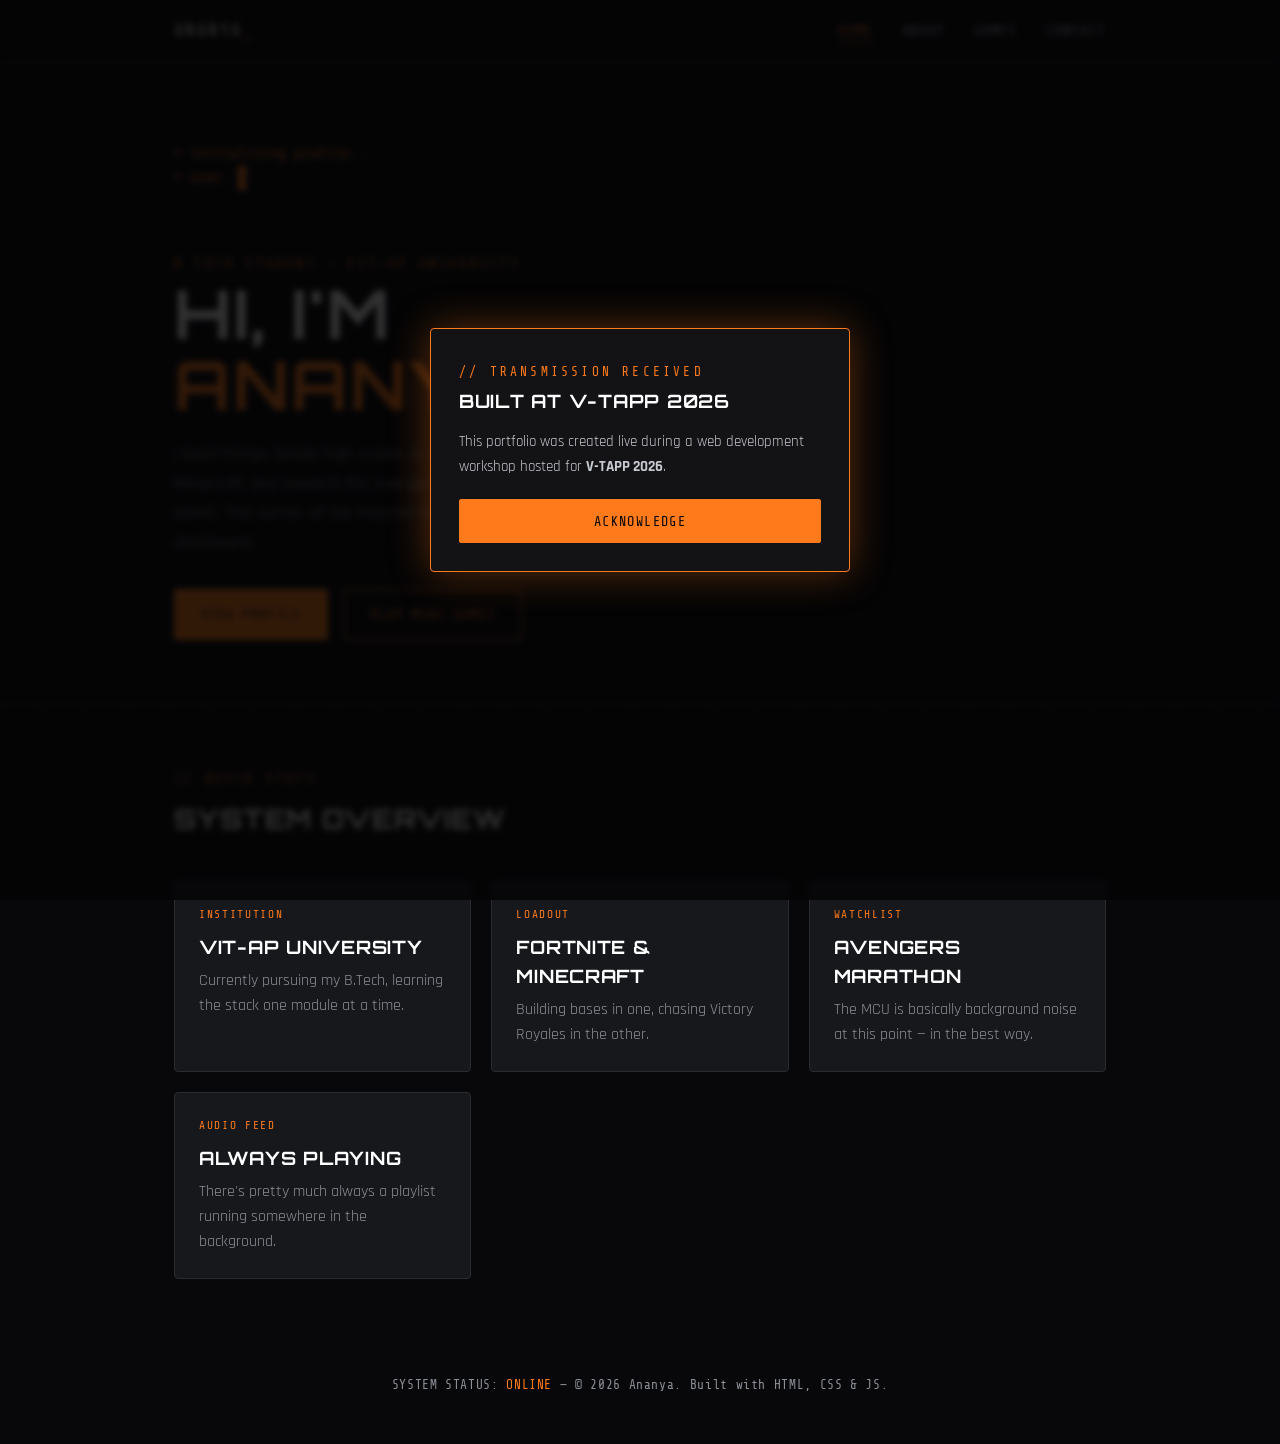
<file: index.html>
<!DOCTYPE html>
<html lang="en">
<head>
<meta charset="UTF-8">
<meta name="viewport" content="width=device-width, initial-scale=1.0">
<title>Ananya // Portfolio</title>
<link rel="preconnect" href="https://fonts.googleapis.com">
<link rel="preconnect" href="https://fonts.gstatic.com" crossorigin>
<link href="https://fonts.googleapis.com/css2?family=Orbitron:wght@500;700;800&family=Rajdhani:wght@400;500;600;700&family=Share+Tech+Mono&display=swap" rel="stylesheet">
<link rel="stylesheet" href="style.css">
</head>
<body>

<nav class="nav">
  <div class="wrap">
    <a href="index.html" class="logo">ANANYA<span class="cursor">_</span></a>
    <ul class="nav-links">
      <li><a href="index.html">Home</a></li>
      <li><a href="about.html">About</a></li>
      <li><a href="games.html">Games</a></li>
      <li><a href="contact.html">Contact</a></li>
    </ul>
  </div>
</nav>

<header class="hero">
  <div class="wrap">
    <div class="terminal" id="bootTerminal"></div>
    <span class="eyebrow">B.Tech Student &mdash; VIT-AP University</span>
    <h1>HI, I'M<br><span>ANANYA</span></h1>
    <p class="lead">I build things, break high scores in Fortnite and Minecraft, and rewatch the Avengers more often than I'd admit. This corner of the internet is my personal system dashboard.</p>
    <div class="btn-row">
      <a href="about.html" class="btn btn-solid">View Profile</a>
      <a href="games.html" class="btn btn-outline">Play Mini-Games</a>
    </div>
  </div>
</header>

<section>
  <div class="wrap">
    <div class="section-head">
      <span class="eyebrow">// Quick Stats</span>
      <h2>System Overview</h2>
    </div>
    <div class="grid">
      <div class="card">
        <span class="tag">Institution</span>
        <h3>VIT-AP University</h3>
        <p>Currently pursuing my B.Tech, learning the stack one module at a time.</p>
      </div>
      <div class="card">
        <span class="tag">Loadout</span>
        <h3>Fortnite &amp; Minecraft</h3>
        <p>Building bases in one, chasing Victory Royales in the other.</p>
      </div>
      <div class="card">
        <span class="tag">Watchlist</span>
        <h3>Avengers Marathon</h3>
        <p>The MCU is basically background noise at this point &mdash; in the best way.</p>
      </div>
      <div class="card">
        <span class="tag">Audio Feed</span>
        <h3>Always Playing</h3>
        <p>There's pretty much always a playlist running somewhere in the background.</p>
      </div>
    </div>
  </div>
</section>

<footer>
  <div class="wrap">
    SYSTEM STATUS: <span>ONLINE</span> &mdash; &copy; 2026 Ananya. Built with HTML, CSS &amp; JS.
  </div>
</footer>

<!-- Workshop popup -->
<div class="modal-overlay" id="workshopModal">
  <div class="modal">
    <span class="eyebrow">// Transmission Received</span>
    <h2>Built at V-TAPP 2026</h2>
    <p>This portfolio was created live during a web development workshop hosted for <strong>V-TAPP 2026</strong>.</p>
    <button class="btn btn-solid" id="workshopModalClose">Acknowledge</button>
  </div>
</div>

<script src="main.js"></script>
<script>
  runTerminalBoot('bootTerminal', [
    '> initializing profile...',
    '> user: ananya',
    '> institution: vit-ap university',
    '> status: online'
  ]);
  initWorkshopPopup();
</script>
</body>
</html>
</file>
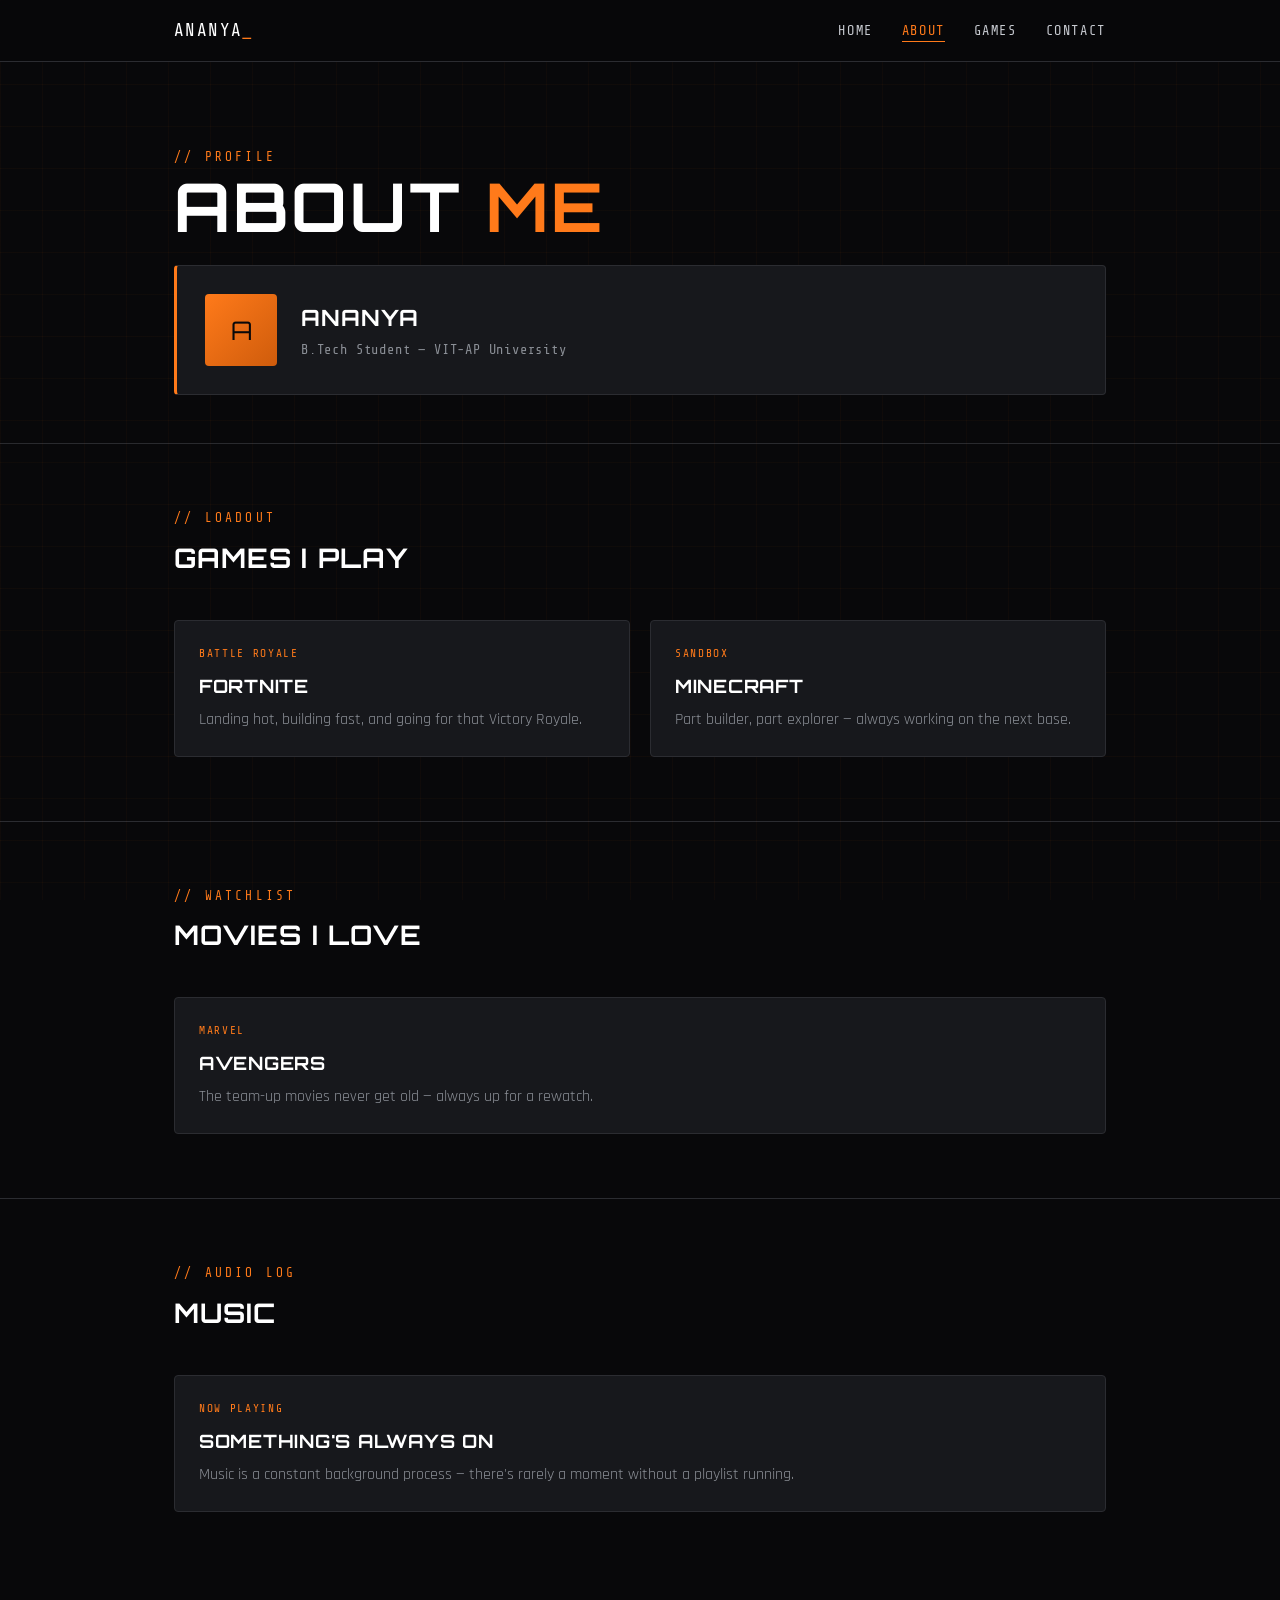
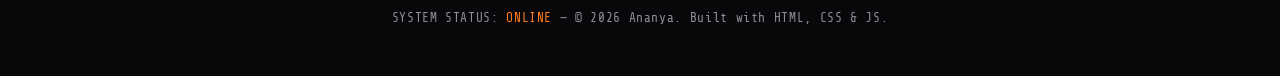
<file: about.html>
<!DOCTYPE html>
<html lang="en">
<head>
<meta charset="UTF-8">
<meta name="viewport" content="width=device-width, initial-scale=1.0">
<title>About // Ananya</title>
<link rel="preconnect" href="https://fonts.googleapis.com">
<link rel="preconnect" href="https://fonts.gstatic.com" crossorigin>
<link href="https://fonts.googleapis.com/css2?family=Orbitron:wght@500;700;800&family=Rajdhani:wght@400;500;600;700&family=Share+Tech+Mono&display=swap" rel="stylesheet">
<link rel="stylesheet" href="style.css">
</head>
<body>

<nav class="nav">
  <div class="wrap">
    <a href="index.html" class="logo">ANANYA<span class="cursor">_</span></a>
    <ul class="nav-links">
      <li><a href="index.html">Home</a></li>
      <li><a href="about.html">About</a></li>
      <li><a href="games.html">Games</a></li>
      <li><a href="contact.html">Contact</a></li>
    </ul>
  </div>
</nav>

<header class="hero" style="padding-bottom: 3rem;">
  <div class="wrap">
    <span class="eyebrow">// Profile</span>
    <h1>About <span>Me</span></h1>
    <div class="profile-card" style="margin-top: 1.5rem;">
      <div class="profile-avatar">A</div>
      <div>
        <h2>Ananya</h2>
        <div class="role">B.Tech Student &mdash; VIT-AP University</div>
      </div>
    </div>
  </div>
</header>

<section>
  <div class="wrap">
    <div class="section-head">
      <span class="eyebrow">// Loadout</span>
      <h2>Games I Play</h2>
    </div>
    <div class="grid">
      <div class="card">
        <span class="tag">Battle Royale</span>
        <h3>Fortnite</h3>
        <p>Landing hot, building fast, and going for that Victory Royale.</p>
      </div>
      <div class="card">
        <span class="tag">Sandbox</span>
        <h3>Minecraft</h3>
        <p>Part builder, part explorer &mdash; always working on the next base.</p>
      </div>
    </div>
  </div>
</section>

<section>
  <div class="wrap">
    <div class="section-head">
      <span class="eyebrow">// Watchlist</span>
      <h2>Movies I Love</h2>
    </div>
    <div class="grid">
      <div class="card">
        <span class="tag">Marvel</span>
        <h3>Avengers</h3>
        <p>The team-up movies never get old &mdash; always up for a rewatch.</p>
      </div>
    </div>
  </div>
</section>

<section>
  <div class="wrap">
    <div class="section-head">
      <span class="eyebrow">// Audio Log</span>
      <h2>Music</h2>
    </div>
    <div class="card">
      <span class="tag">Now Playing</span>
      <h3>Something's Always On</h3>
      <p>Music is a constant background process &mdash; there's rarely a moment without a playlist running.</p>
    </div>
  </div>
</section>

<footer>
  <div class="wrap">
    SYSTEM STATUS: <span>ONLINE</span> &mdash; &copy; 2026 Ananya. Built with HTML, CSS &amp; JS.
  </div>
</footer>

<script src="main.js"></script>
</body>
</html>
</file>
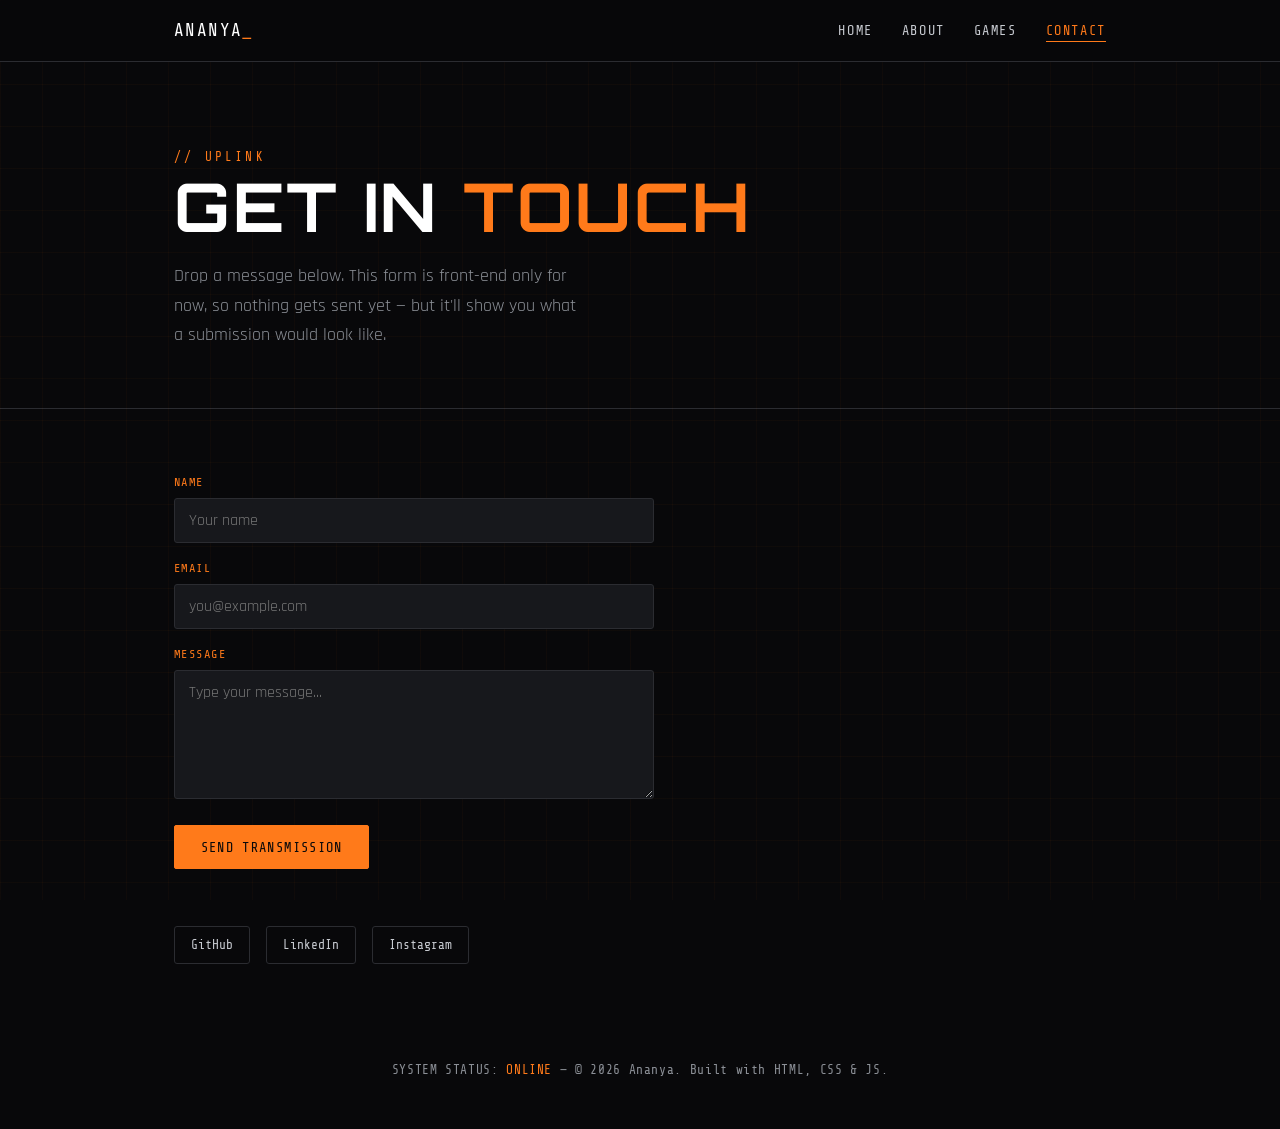
<file: contact.html>
<!DOCTYPE html>
<html lang="en">
<head>
<meta charset="UTF-8">
<meta name="viewport" content="width=device-width, initial-scale=1.0">
<title>Contact // Ananya</title>
<link rel="preconnect" href="https://fonts.googleapis.com">
<link rel="preconnect" href="https://fonts.gstatic.com" crossorigin>
<link href="https://fonts.googleapis.com/css2?family=Orbitron:wght@500;700;800&family=Rajdhani:wght@400;500;600;700&family=Share+Tech+Mono&display=swap" rel="stylesheet">
<link rel="stylesheet" href="style.css">
</head>
<body>

<nav class="nav">
  <div class="wrap">
    <a href="index.html" class="logo">ANANYA<span class="cursor">_</span></a>
    <ul class="nav-links">
      <li><a href="index.html">Home</a></li>
      <li><a href="about.html">About</a></li>
      <li><a href="games.html">Games</a></li>
      <li><a href="contact.html">Contact</a></li>
    </ul>
  </div>
</nav>

<header class="hero" style="padding-bottom: 2.5rem;">
  <div class="wrap">
    <span class="eyebrow">// Uplink</span>
    <h1>Get In <span>Touch</span></h1>
    <p class="lead">Drop a message below. This form is front-end only for now, so nothing gets sent yet &mdash; but it'll show you what a submission would look like.</p>
  </div>
</header>

<section>
  <div class="wrap">
    <form class="terminal-form" id="contactForm">
      <div>
        <label for="cName">Name</label>
        <input type="text" id="cName" name="name" placeholder="Your name" required>
      </div>
      <div>
        <label for="cEmail">Email</label>
        <input type="email" id="cEmail" name="email" placeholder="you@example.com" required>
      </div>
      <div>
        <label for="cMessage">Message</label>
        <textarea id="cMessage" name="message" rows="5" placeholder="Type your message..." required></textarea>
      </div>
      <button class="btn btn-solid" type="submit" style="align-self: flex-start;">Send Transmission</button>
      <div class="form-status" id="formStatus"></div>
    </form>

    <div class="social-row">
      <a href="#">GitHub</a>
      <a href="#">LinkedIn</a>
      <a href="#">Instagram</a>
    </div>
  </div>
</section>

<footer>
  <div class="wrap">
    SYSTEM STATUS: <span>ONLINE</span> &mdash; &copy; 2026 Ananya. Built with HTML, CSS &amp; JS.
  </div>
</footer>

<script src="main.js"></script>
<script>
  document.getElementById('contactForm').addEventListener('submit', function (e) {
    e.preventDefault();
    document.getElementById('formStatus').textContent = '> message transmitted. thanks for reaching out!';
    this.reset();
  });
</script>
</body>
</html>
</file>
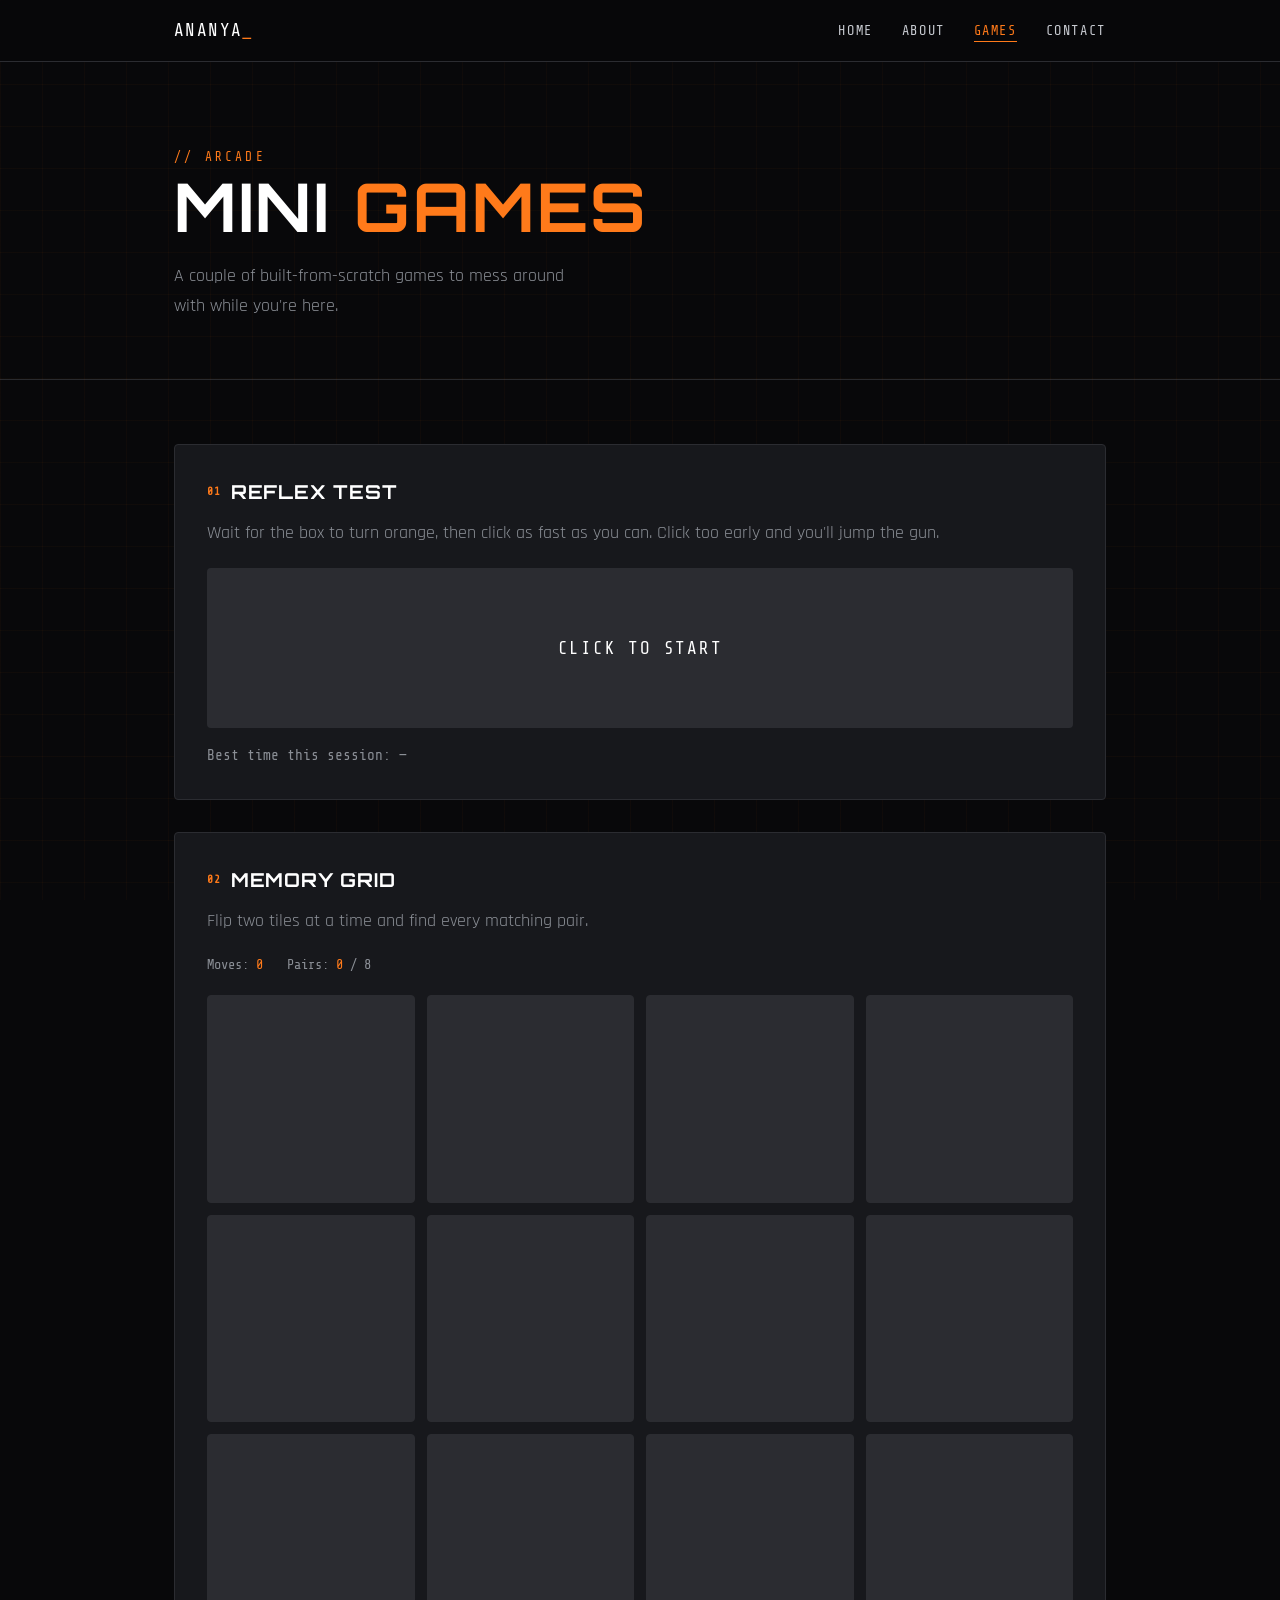
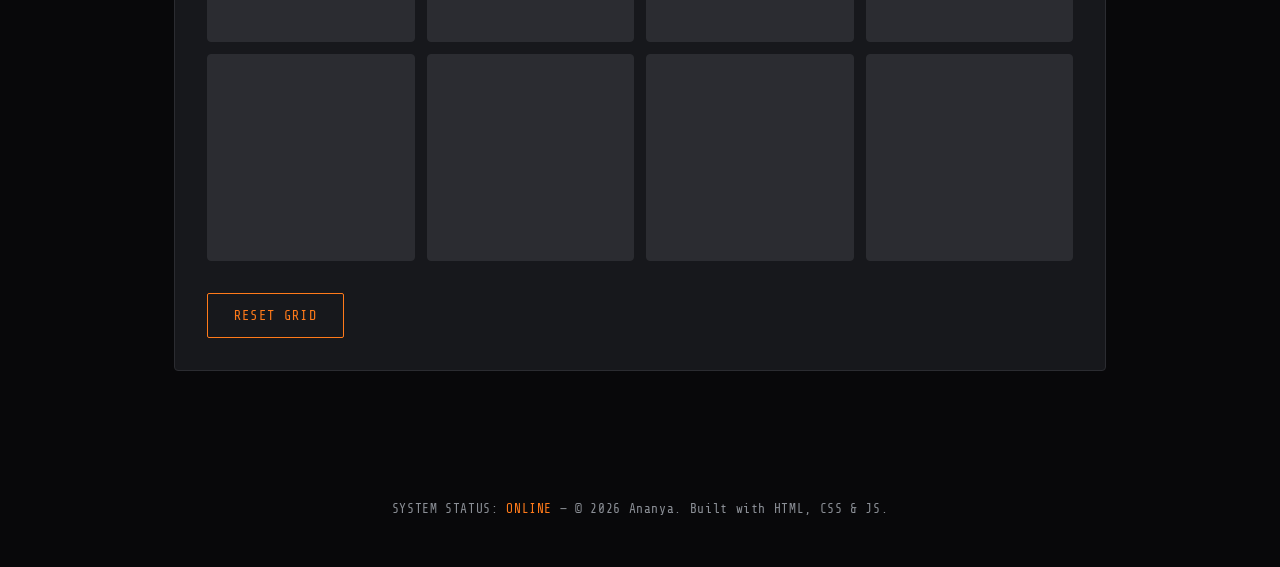
<file: games.html>
<!DOCTYPE html>
<html lang="en">
<head>
<meta charset="UTF-8">
<meta name="viewport" content="width=device-width, initial-scale=1.0">
<title>Games // Ananya</title>
<link rel="preconnect" href="https://fonts.googleapis.com">
<link rel="preconnect" href="https://fonts.gstatic.com" crossorigin>
<link href="https://fonts.googleapis.com/css2?family=Orbitron:wght@500;700;800&family=Rajdhani:wght@400;500;600;700&family=Share+Tech+Mono&display=swap" rel="stylesheet">
<link rel="stylesheet" href="style.css">
</head>
<body>

<nav class="nav">
  <div class="wrap">
    <a href="index.html" class="logo">ANANYA<span class="cursor">_</span></a>
    <ul class="nav-links">
      <li><a href="index.html">Home</a></li>
      <li><a href="about.html">About</a></li>
      <li><a href="games.html">Games</a></li>
      <li><a href="contact.html">Contact</a></li>
    </ul>
  </div>
</nav>

<header class="hero" style="padding-bottom: 2.5rem;">
  <div class="wrap">
    <span class="eyebrow">// Arcade</span>
    <h1>Mini <span>Games</span></h1>
    <p class="lead">A couple of built-from-scratch games to mess around with while you're here.</p>
  </div>
</header>

<section>
  <div class="wrap">

    <div class="game-panel">
      <h3><span class="tag">01</span> Reflex Test</h3>
      <p style="color: var(--gray); margin-top: 0.5rem;">Wait for the box to turn orange, then click as fast as you can. Click too early and you'll jump the gun.</p>
      <div class="reflex-box idle" id="reflexBox">Click to Start</div>
      <div class="reflex-result" id="reflexResult">Best time this session: &mdash;</div>
    </div>

    <div class="game-panel">
      <h3><span class="tag">02</span> Memory Grid</h3>
      <p style="color: var(--gray); margin-top: 0.5rem;">Flip two tiles at a time and find every matching pair.</p>
      <div class="memory-stats">
        <div>Moves: <span id="memMoves">0</span></div>
        <div>Pairs: <span id="memPairs">0</span> / 8</div>
      </div>
      <div class="memory-grid" id="memoryGrid"></div>
      <div class="btn-row">
        <button class="btn btn-outline" id="memoryReset" type="button">Reset Grid</button>
      </div>
    </div>

  </div>
</section>

<footer>
  <div class="wrap">
    SYSTEM STATUS: <span>ONLINE</span> &mdash; &copy; 2026 Ananya. Built with HTML, CSS &amp; JS.
  </div>
</footer>

<script src="main.js"></script>
<script src="games.js"></script>
</body>
</html>
</file>
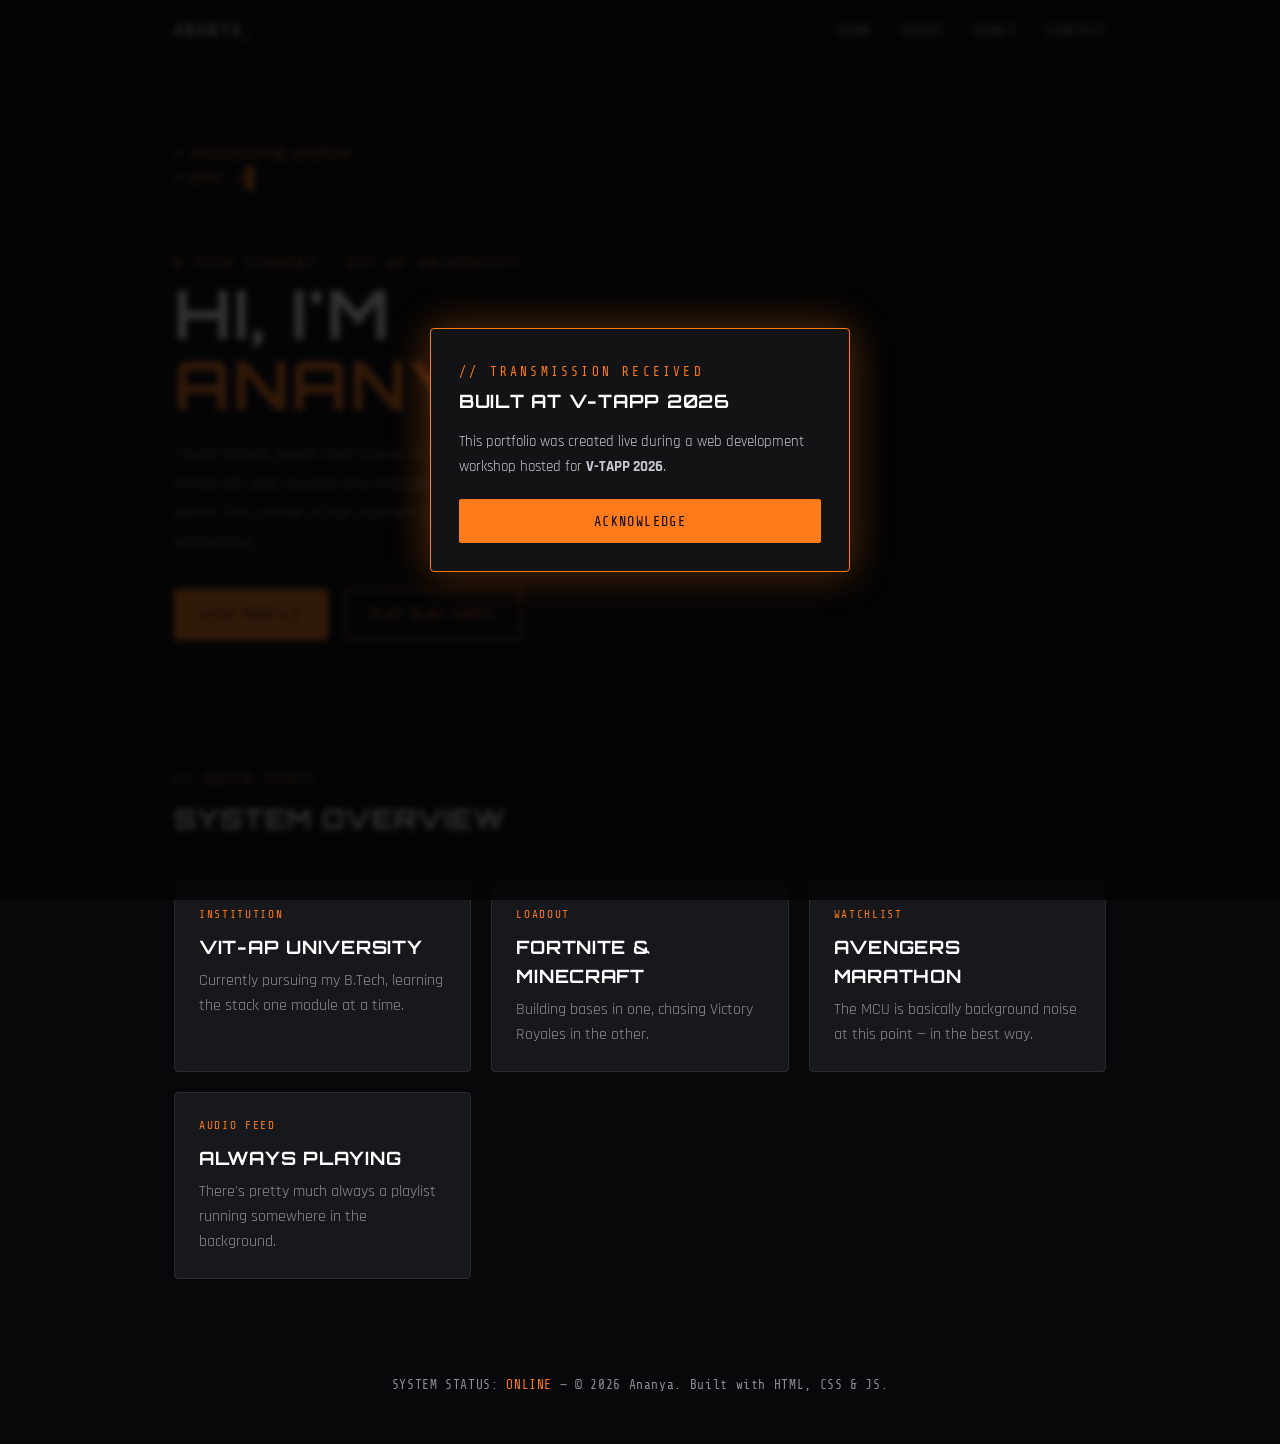
<file: index (3).html>
<!DOCTYPE html>
<html lang="en">
<head>
<meta charset="UTF-8">
<meta name="viewport" content="width=device-width, initial-scale=1.0">
<title>Ananya // Portfolio</title>
<link rel="preconnect" href="https://fonts.googleapis.com">
<link rel="preconnect" href="https://fonts.gstatic.com" crossorigin>
<link href="https://fonts.googleapis.com/css2?family=Orbitron:wght@500;700;800&family=Rajdhani:wght@400;500;600;700&family=Share+Tech+Mono&display=swap" rel="stylesheet">
<style>
/* ============================================================
   ANANYA // PORTFOLIO — CYBERPUNK THEME
   Palette : Black / Orange / Gray
   Display : Orbitron   Body : Rajdhani   Mono : Share Tech Mono
   ============================================================ */

:root {
  --black:        #08080a;
  --black-soft:   #131316;
  --panel:        #17181c;
  --line:         #2b2c31;
  --gray:         #8b8f96;
  --gray-light:   #c7cad0;
  --orange:       #ff7a1a;
  --orange-deep:  #cf5c0c;
  --orange-glow:  rgba(255, 122, 26, 0.35);
  --font-display: 'Orbitron', sans-serif;
  --font-body:    'Rajdhani', sans-serif;
  --font-mono:    'Share Tech Mono', monospace;
}

* { box-sizing: border-box; }

html { scroll-behavior: smooth; }

body {
  margin: 0;
  background: var(--black);
  color: var(--gray-light);
  font-family: var(--font-body);
  font-size: 18px;
  line-height: 1.6;
  position: relative;
  overflow-x: hidden;
}

/* Ambient scanline + grid backdrop, sits behind everything */
body::before {
  content: "";
  position: fixed;
  inset: 0;
  pointer-events: none;
  z-index: 0;
  background-image:
    linear-gradient(rgba(255, 122, 26, 0.035) 1px, transparent 1px),
    linear-gradient(90deg, rgba(255, 122, 26, 0.035) 1px, transparent 1px);
  background-size: 42px 42px;
}

body::after {
  content: "";
  position: fixed;
  inset: 0;
  pointer-events: none;
  z-index: 1;
  background: repeating-linear-gradient(
    to bottom,
    rgba(0,0,0,0) 0px,
    rgba(0,0,0,0) 2px,
    rgba(0,0,0,0.12) 3px,
    rgba(0,0,0,0) 4px
  );
  mix-blend-mode: overlay;
}

h1, h2, h3 {
  font-family: var(--font-display);
  color: #fff;
  letter-spacing: 0.04em;
  text-transform: uppercase;
  margin: 0 0 0.6em;
}

a { color: var(--orange); }

.eyebrow {
  font-family: var(--font-mono);
  color: var(--orange);
  letter-spacing: 0.25em;
  text-transform: uppercase;
  font-size: 0.8rem;
}

/* ---------------- Layout shell ---------------- */
.wrap {
  position: relative;
  z-index: 2;
  max-width: 980px;
  margin: 0 auto;
  padding: 0 1.5rem;
}

/* ---------------- Nav ---------------- */
.nav {
  position: sticky;
  top: 0;
  z-index: 50;
  background: rgba(8, 8, 10, 0.85);
  backdrop-filter: blur(6px);
  border-bottom: 1px solid var(--line);
}
.nav .wrap {
  display: flex;
  align-items: center;
  justify-content: space-between;
  padding-top: 1rem;
  padding-bottom: 1rem;
}
.logo {
  font-family: var(--font-mono);
  color: #fff;
  font-size: 1.1rem;
  letter-spacing: 0.08em;
  text-decoration: none;
}
.logo .cursor {
  display: inline-block;
  color: var(--orange);
  animation: blink 1s steps(1) infinite;
}
@keyframes blink { 50% { opacity: 0; } }

.nav-links {
  display: flex;
  gap: 1.8rem;
  list-style: none;
  margin: 0;
  padding: 0;
}
.nav-links a {
  font-family: var(--font-mono);
  font-size: 0.85rem;
  letter-spacing: 0.12em;
  text-transform: uppercase;
  color: var(--gray-light);
  text-decoration: none;
  position: relative;
  padding-bottom: 4px;
  transition: color 0.2s ease;
}
.nav-links a::after {
  content: "";
  position: absolute;
  left: 0; bottom: 0;
  width: 0%;
  height: 1px;
  background: var(--orange);
  transition: width 0.25s ease;
}
.nav-links a:hover,
.nav-links a.active {
  color: var(--orange);
}
.nav-links a:hover::after,
.nav-links a.active::after {
  width: 100%;
}

/* ---------------- Hero ---------------- */
.hero {
  padding: 5rem 0 4rem;
  border-bottom: 1px solid var(--line);
}
.terminal {
  font-family: var(--font-mono);
  color: var(--orange);
  font-size: 0.95rem;
  min-height: 5.5em;
  white-space: pre-wrap;
  margin-bottom: 1.5rem;
}
.terminal .blink-cursor {
  display: inline-block;
  width: 8px;
  background: var(--orange);
  animation: blink 1s steps(1) infinite;
}
.hero h1 {
  font-size: clamp(2.4rem, 6vw, 4.2rem);
  line-height: 1.05;
  margin-bottom: 0.3em;
}
.hero h1 span { color: var(--orange); }
.hero p.lead {
  max-width: 46ch;
  color: var(--gray);
  font-size: 1.15rem;
}

/* ---------------- Buttons ---------------- */
.btn-row { display: flex; gap: 1rem; flex-wrap: wrap; margin-top: 2rem; }
.btn {
  font-family: var(--font-mono);
  text-transform: uppercase;
  letter-spacing: 0.1em;
  font-size: 0.85rem;
  padding: 0.85rem 1.6rem;
  border-radius: 2px;
  text-decoration: none;
  display: inline-block;
  cursor: pointer;
  border: 1px solid var(--orange);
  transition: all 0.2s ease;
}
.btn-solid {
  background: var(--orange);
  color: var(--black);
}
.btn-solid:hover {
  background: transparent;
  color: var(--orange);
  box-shadow: 0 0 18px var(--orange-glow);
}
.btn-outline {
  background: transparent;
  color: var(--orange);
}
.btn-outline:hover {
  background: var(--orange);
  color: var(--black);
  box-shadow: 0 0 18px var(--orange-glow);
}

/* ---------------- Sections / cards ---------------- */
section { padding: 4rem 0; border-bottom: 1px solid var(--line); }
section:last-of-type { border-bottom: none; }

.section-head { margin-bottom: 2.5rem; }
.section-head .eyebrow { display: block; margin-bottom: 0.5rem; }

.grid {
  display: grid;
  grid-template-columns: repeat(auto-fit, minmax(220px, 1fr));
  gap: 1.25rem;
}

.card {
  background: var(--panel);
  border: 1px solid var(--line);
  border-radius: 4px;
  padding: 1.5rem;
  position: relative;
  transition: border-color 0.2s ease, transform 0.2s ease;
}
.card:hover {
  border-color: var(--orange);
  transform: translateY(-3px);
}
.card .tag {
  font-family: var(--font-mono);
  font-size: 0.7rem;
  color: var(--orange);
  letter-spacing: 0.15em;
  text-transform: uppercase;
  display: block;
  margin-bottom: 0.5rem;
}
.card h3 { font-size: 1.15rem; margin-bottom: 0.4rem; }
.card p { color: var(--gray); margin: 0; font-size: 0.98rem; }

/* profile card on About */
.profile-card {
  display: flex;
  gap: 1.5rem;
  align-items: center;
  background: var(--panel);
  border: 1px solid var(--line);
  border-left: 3px solid var(--orange);
  padding: 1.75rem;
  border-radius: 4px;
}
.profile-avatar {
  width: 72px;
  height: 72px;
  flex-shrink: 0;
  border-radius: 4px;
  background: linear-gradient(135deg, var(--orange), var(--orange-deep));
  display: flex;
  align-items: center;
  justify-content: center;
  font-family: var(--font-display);
  font-size: 1.6rem;
  color: var(--black);
}
.profile-card h2 { margin-bottom: 0.2rem; font-size: 1.4rem; }
.profile-card .role {
  font-family: var(--font-mono);
  color: var(--gray);
  font-size: 0.85rem;
  letter-spacing: 0.06em;
}

/* ---------------- Footer ---------------- */
footer {
  padding: 2rem 0 3rem;
  font-family: var(--font-mono);
  font-size: 0.8rem;
  color: var(--gray);
  text-align: center;
  letter-spacing: 0.05em;
}
footer span { color: var(--orange); }

/* ---------------- Popup / modal ---------------- */
.modal-overlay {
  position: fixed;
  inset: 0;
  background: rgba(4, 4, 5, 0.82);
  backdrop-filter: blur(3px);
  display: flex;
  align-items: center;
  justify-content: center;
  z-index: 100;
  opacity: 0;
  pointer-events: none;
  transition: opacity 0.25s ease;
}
.modal-overlay.show { opacity: 1; pointer-events: auto; }

.modal {
  width: min(420px, 90vw);
  background: var(--black-soft);
  border: 1px solid var(--orange);
  box-shadow: 0 0 40px var(--orange-glow);
  border-radius: 4px;
  padding: 1.75rem;
  transform: translateY(10px);
  transition: transform 0.25s ease;
}
.modal-overlay.show .modal { transform: translateY(0); }

.modal .eyebrow { margin-bottom: 0.75rem; }
.modal h2 { font-size: 1.15rem; margin-bottom: 0.75rem; }
.modal p { color: var(--gray-light); font-size: 0.95rem; margin-bottom: 1.25rem; }
.modal .btn { width: 100%; text-align: center; }

/* ---------------- Games page ---------------- */
.game-panel {
  background: var(--panel);
  border: 1px solid var(--line);
  border-radius: 4px;
  padding: 2rem;
  margin-bottom: 2rem;
}
.game-panel h3 {
  font-size: 1.2rem;
  display: flex;
  align-items: center;
  gap: 0.6rem;
}
.game-panel .tag {
  font-family: var(--font-mono);
  font-size: 0.7rem;
  color: var(--orange);
  letter-spacing: 0.1em;
}

/* reflex game */
.reflex-box {
  margin-top: 1.25rem;
  height: 160px;
  border-radius: 4px;
  display: flex;
  align-items: center;
  justify-content: center;
  font-family: var(--font-mono);
  font-size: 1.1rem;
  text-transform: uppercase;
  letter-spacing: 0.1em;
  cursor: pointer;
  user-select: none;
  transition: background 0.15s ease;
  color: #fff;
}
.reflex-box.idle { background: #2b2c31; }
.reflex-box.wait { background: #4a1d0a; color: var(--gray-light); }
.reflex-box.go { background: var(--orange); color: var(--black); }
.reflex-result {
  margin-top: 1rem;
  font-family: var(--font-mono);
  color: var(--gray);
  font-size: 0.9rem;
}

/* memory game */
.memory-grid {
  display: grid;
  grid-template-columns: repeat(4, 1fr);
  gap: 0.75rem;
  margin-top: 1.25rem;
}
.memory-card {
  aspect-ratio: 1;
  background: #2b2c31;
  border: 1px solid var(--line);
  border-radius: 4px;
  display: flex;
  align-items: center;
  justify-content: center;
  font-size: 1.6rem;
  cursor: pointer;
  transition: transform 0.15s ease, background 0.2s ease;
}
.memory-card.flipped, .memory-card.matched {
  background: var(--panel);
  border-color: var(--orange);
}
.memory-card.matched { opacity: 0.55; cursor: default; }
.memory-stats {
  display: flex;
  gap: 1.5rem;
  margin-top: 1rem;
  font-family: var(--font-mono);
  font-size: 0.85rem;
  color: var(--gray);
}
.memory-stats span { color: var(--orange); }

/* ---------------- Contact form ---------------- */
form.terminal-form { display: flex; flex-direction: column; gap: 1rem; max-width: 480px; }
form.terminal-form label {
  font-family: var(--font-mono);
  font-size: 0.75rem;
  color: var(--orange);
  letter-spacing: 0.12em;
  text-transform: uppercase;
  margin-bottom: 0.35rem;
  display: block;
}
form.terminal-form input,
form.terminal-form textarea {
  width: 100%;
  background: var(--panel);
  border: 1px solid var(--line);
  color: var(--gray-light);
  font-family: var(--font-body);
  font-size: 1rem;
  padding: 0.7rem 0.9rem;
  border-radius: 3px;
}
form.terminal-form input:focus,
form.terminal-form textarea:focus {
  outline: none;
  border-color: var(--orange);
}
.form-status {
  font-family: var(--font-mono);
  font-size: 0.85rem;
  color: var(--orange);
  min-height: 1.2em;
}
.social-row { display: flex; gap: 1rem; margin-top: 1.5rem; flex-wrap: wrap; }
.social-row a {
  font-family: var(--font-mono);
  font-size: 0.8rem;
  border: 1px solid var(--line);
  padding: 0.5rem 1rem;
  border-radius: 3px;
  text-decoration: none;
  color: var(--gray-light);
  transition: border-color 0.2s ease, color 0.2s ease;
}
.social-row a:hover { border-color: var(--orange); color: var(--orange); }

/* ---------------- Responsive ---------------- */
@media (max-width: 640px) {
  .nav-links { gap: 1rem; }
  .memory-grid { grid-template-columns: repeat(3, 1fr); }
  .profile-card { flex-direction: column; align-items: flex-start; }
}

@media (prefers-reduced-motion: reduce) {
  * { animation: none !important; transition: none !important; }
}

/* keyboard focus visibility */
a:focus-visible, button:focus-visible, input:focus-visible, textarea:focus-visible {
  outline: 2px solid var(--orange);
  outline-offset: 2px;
}

</style>
</head>
<body>

<nav class="nav">
  <div class="wrap">
    <a href="index.html" class="logo">ANANYA<span class="cursor">_</span></a>
    <ul class="nav-links">
      <li><a href="index.html">Home</a></li>
      <li><a href="about.html">About</a></li>
      <li><a href="games.html">Games</a></li>
      <li><a href="contact.html">Contact</a></li>
    </ul>
  </div>
</nav>

<header class="hero">
  <div class="wrap">
    <div class="terminal" id="bootTerminal"></div>
    <span class="eyebrow">B.Tech Student &mdash; VIT-AP University</span>
    <h1>HI, I'M<br><span>ANANYA</span></h1>
    <p class="lead">I build things, break high scores in Fortnite and Minecraft, and rewatch the Avengers more often than I'd admit. This corner of the internet is my personal system dashboard.</p>
    <div class="btn-row">
      <a href="about.html" class="btn btn-solid">View Profile</a>
      <a href="games.html" class="btn btn-outline">Play Mini-Games</a>
    </div>
  </div>
</header>

<section>
  <div class="wrap">
    <div class="section-head">
      <span class="eyebrow">// Quick Stats</span>
      <h2>System Overview</h2>
    </div>
    <div class="grid">
      <div class="card">
        <span class="tag">Institution</span>
        <h3>VIT-AP University</h3>
        <p>Currently pursuing my B.Tech, learning the stack one module at a time.</p>
      </div>
      <div class="card">
        <span class="tag">Loadout</span>
        <h3>Fortnite &amp; Minecraft</h3>
        <p>Building bases in one, chasing Victory Royales in the other.</p>
      </div>
      <div class="card">
        <span class="tag">Watchlist</span>
        <h3>Avengers Marathon</h3>
        <p>The MCU is basically background noise at this point &mdash; in the best way.</p>
      </div>
      <div class="card">
        <span class="tag">Audio Feed</span>
        <h3>Always Playing</h3>
        <p>There's pretty much always a playlist running somewhere in the background.</p>
      </div>
    </div>
  </div>
</section>

<footer>
  <div class="wrap">
    SYSTEM STATUS: <span>ONLINE</span> &mdash; &copy; 2026 Ananya. Built with HTML, CSS &amp; JS.
  </div>
</footer>

<!-- Workshop popup -->
<div class="modal-overlay" id="workshopModal">
  <div class="modal">
    <span class="eyebrow">// Transmission Received</span>
    <h2>Built at V-TAPP 2026</h2>
    <p>This portfolio was created live during a web development workshop hosted for <strong>V-TAPP 2026</strong>.</p>
    <button class="btn btn-solid" id="workshopModalClose">Acknowledge</button>
  </div>
</div>

<script>
// ============================================================
// ANANYA // PORTFOLIO — shared behavior
// ============================================================

// Highlight the current page in the nav
document.addEventListener('DOMContentLoaded', () => {
  const links = document.querySelectorAll('.nav-links a');
  const current = window.location.pathname.split('/').pop() || 'index.html';
  links.forEach(link => {
    if (link.getAttribute('href') === current) {
      link.classList.add('active');
    }
  });
});

// Terminal boot-sequence typing effect (used on the home page hero)
function runTerminalBoot(elementId, lines, onDone) {
  const el = document.getElementById(elementId);
  if (!el) return;
  el.textContent = '';
  const cursor = document.createElement('span');
  cursor.className = 'blink-cursor';
  cursor.innerHTML = '&nbsp;';

  let lineIndex = 0;
  let charIndex = 0;

  function typeNext() {
    if (lineIndex >= lines.length) {
      cursor.remove();
      if (onDone) onDone();
      return;
    }
    const line = lines[lineIndex];
    if (charIndex <= line.length) {
      el.textContent = lines.slice(0, lineIndex).join('\n') +
        (lineIndex > 0 ? '\n' : '') + line.slice(0, charIndex);
      el.appendChild(cursor);
      charIndex++;
      setTimeout(typeNext, 18 + Math.random() * 20);
    } else {
      lineIndex++;
      charIndex = 0;
      setTimeout(typeNext, 260);
    }
  }
  typeNext();
}

// Workshop popup — shows once per visit on the homepage
function initWorkshopPopup() {
  const overlay = document.getElementById('workshopModal');
  if (!overlay) return;
  const closeBtn = document.getElementById('workshopModalClose');

  setTimeout(() => overlay.classList.add('show'), 900);

  function close() {
    overlay.classList.remove('show');
  }
  closeBtn.addEventListener('click', close);
  overlay.addEventListener('click', (e) => {
    if (e.target === overlay) close();
  });
  document.addEventListener('keydown', (e) => {
    if (e.key === 'Escape') close();
  });
}

</script>
<script>
  runTerminalBoot('bootTerminal', [
    '> initializing profile...',
    '> user: ananya',
    '> institution: vit-ap university',
    '> status: online'
  ]);
  initWorkshopPopup();
</script>
</body>
</html>
</file>
<file: style.css>
/* ============================================================
   ANANYA // PORTFOLIO — CYBERPUNK THEME
   Palette : Black / Orange / Gray
   Display : Orbitron   Body : Rajdhani   Mono : Share Tech Mono
   ============================================================ */

:root {
  --black:        #08080a;
  --black-soft:   #131316;
  --panel:        #17181c;
  --line:         #2b2c31;
  --gray:         #8b8f96;
  --gray-light:   #c7cad0;
  --orange:       #ff7a1a;
  --orange-deep:  #cf5c0c;
  --orange-glow:  rgba(255, 122, 26, 0.35);
  --font-display: 'Orbitron', sans-serif;
  --font-body:    'Rajdhani', sans-serif;
  --font-mono:    'Share Tech Mono', monospace;
}

* { box-sizing: border-box; }

html { scroll-behavior: smooth; }

body {
  margin: 0;
  background: var(--black);
  color: var(--gray-light);
  font-family: var(--font-body);
  font-size: 18px;
  line-height: 1.6;
  position: relative;
  overflow-x: hidden;
}

/* Ambient scanline + grid backdrop, sits behind everything */
body::before {
  content: "";
  position: fixed;
  inset: 0;
  pointer-events: none;
  z-index: 0;
  background-image:
    linear-gradient(rgba(255, 122, 26, 0.035) 1px, transparent 1px),
    linear-gradient(90deg, rgba(255, 122, 26, 0.035) 1px, transparent 1px);
  background-size: 42px 42px;
}

body::after {
  content: "";
  position: fixed;
  inset: 0;
  pointer-events: none;
  z-index: 1;
  background: repeating-linear-gradient(
    to bottom,
    rgba(0,0,0,0) 0px,
    rgba(0,0,0,0) 2px,
    rgba(0,0,0,0.12) 3px,
    rgba(0,0,0,0) 4px
  );
  mix-blend-mode: overlay;
}

h1, h2, h3 {
  font-family: var(--font-display);
  color: #fff;
  letter-spacing: 0.04em;
  text-transform: uppercase;
  margin: 0 0 0.6em;
}

a { color: var(--orange); }

.eyebrow {
  font-family: var(--font-mono);
  color: var(--orange);
  letter-spacing: 0.25em;
  text-transform: uppercase;
  font-size: 0.8rem;
}

/* ---------------- Layout shell ---------------- */
.wrap {
  position: relative;
  z-index: 2;
  max-width: 980px;
  margin: 0 auto;
  padding: 0 1.5rem;
}

/* ---------------- Nav ---------------- */
.nav {
  position: sticky;
  top: 0;
  z-index: 50;
  background: rgba(8, 8, 10, 0.85);
  backdrop-filter: blur(6px);
  border-bottom: 1px solid var(--line);
}
.nav .wrap {
  display: flex;
  align-items: center;
  justify-content: space-between;
  padding-top: 1rem;
  padding-bottom: 1rem;
}
.logo {
  font-family: var(--font-mono);
  color: #fff;
  font-size: 1.1rem;
  letter-spacing: 0.08em;
  text-decoration: none;
}
.logo .cursor {
  display: inline-block;
  color: var(--orange);
  animation: blink 1s steps(1) infinite;
}
@keyframes blink { 50% { opacity: 0; } }

.nav-links {
  display: flex;
  gap: 1.8rem;
  list-style: none;
  margin: 0;
  padding: 0;
}
.nav-links a {
  font-family: var(--font-mono);
  font-size: 0.85rem;
  letter-spacing: 0.12em;
  text-transform: uppercase;
  color: var(--gray-light);
  text-decoration: none;
  position: relative;
  padding-bottom: 4px;
  transition: color 0.2s ease;
}
.nav-links a::after {
  content: "";
  position: absolute;
  left: 0; bottom: 0;
  width: 0%;
  height: 1px;
  background: var(--orange);
  transition: width 0.25s ease;
}
.nav-links a:hover,
.nav-links a.active {
  color: var(--orange);
}
.nav-links a:hover::after,
.nav-links a.active::after {
  width: 100%;
}

/* ---------------- Hero ---------------- */
.hero {
  padding: 5rem 0 4rem;
  border-bottom: 1px solid var(--line);
}
.terminal {
  font-family: var(--font-mono);
  color: var(--orange);
  font-size: 0.95rem;
  min-height: 5.5em;
  white-space: pre-wrap;
  margin-bottom: 1.5rem;
}
.terminal .blink-cursor {
  display: inline-block;
  width: 8px;
  background: var(--orange);
  animation: blink 1s steps(1) infinite;
}
.hero h1 {
  font-size: clamp(2.4rem, 6vw, 4.2rem);
  line-height: 1.05;
  margin-bottom: 0.3em;
}
.hero h1 span { color: var(--orange); }
.hero p.lead {
  max-width: 46ch;
  color: var(--gray);
  font-size: 1.15rem;
}

/* ---------------- Buttons ---------------- */
.btn-row { display: flex; gap: 1rem; flex-wrap: wrap; margin-top: 2rem; }
.btn {
  font-family: var(--font-mono);
  text-transform: uppercase;
  letter-spacing: 0.1em;
  font-size: 0.85rem;
  padding: 0.85rem 1.6rem;
  border-radius: 2px;
  text-decoration: none;
  display: inline-block;
  cursor: pointer;
  border: 1px solid var(--orange);
  transition: all 0.2s ease;
}
.btn-solid {
  background: var(--orange);
  color: var(--black);
}
.btn-solid:hover {
  background: transparent;
  color: var(--orange);
  box-shadow: 0 0 18px var(--orange-glow);
}
.btn-outline {
  background: transparent;
  color: var(--orange);
}
.btn-outline:hover {
  background: var(--orange);
  color: var(--black);
  box-shadow: 0 0 18px var(--orange-glow);
}

/* ---------------- Sections / cards ---------------- */
section { padding: 4rem 0; border-bottom: 1px solid var(--line); }
section:last-of-type { border-bottom: none; }

.section-head { margin-bottom: 2.5rem; }
.section-head .eyebrow { display: block; margin-bottom: 0.5rem; }

.grid {
  display: grid;
  grid-template-columns: repeat(auto-fit, minmax(220px, 1fr));
  gap: 1.25rem;
}

.card {
  background: var(--panel);
  border: 1px solid var(--line);
  border-radius: 4px;
  padding: 1.5rem;
  position: relative;
  transition: border-color 0.2s ease, transform 0.2s ease;
}
.card:hover {
  border-color: var(--orange);
  transform: translateY(-3px);
}
.card .tag {
  font-family: var(--font-mono);
  font-size: 0.7rem;
  color: var(--orange);
  letter-spacing: 0.15em;
  text-transform: uppercase;
  display: block;
  margin-bottom: 0.5rem;
}
.card h3 { font-size: 1.15rem; margin-bottom: 0.4rem; }
.card p { color: var(--gray); margin: 0; font-size: 0.98rem; }

/* profile card on About */
.profile-card {
  display: flex;
  gap: 1.5rem;
  align-items: center;
  background: var(--panel);
  border: 1px solid var(--line);
  border-left: 3px solid var(--orange);
  padding: 1.75rem;
  border-radius: 4px;
}
.profile-avatar {
  width: 72px;
  height: 72px;
  flex-shrink: 0;
  border-radius: 4px;
  background: linear-gradient(135deg, var(--orange), var(--orange-deep));
  display: flex;
  align-items: center;
  justify-content: center;
  font-family: var(--font-display);
  font-size: 1.6rem;
  color: var(--black);
}
.profile-card h2 { margin-bottom: 0.2rem; font-size: 1.4rem; }
.profile-card .role {
  font-family: var(--font-mono);
  color: var(--gray);
  font-size: 0.85rem;
  letter-spacing: 0.06em;
}

/* ---------------- Footer ---------------- */
footer {
  padding: 2rem 0 3rem;
  font-family: var(--font-mono);
  font-size: 0.8rem;
  color: var(--gray);
  text-align: center;
  letter-spacing: 0.05em;
}
footer span { color: var(--orange); }

/* ---------------- Popup / modal ---------------- */
.modal-overlay {
  position: fixed;
  inset: 0;
  background: rgba(4, 4, 5, 0.82);
  backdrop-filter: blur(3px);
  display: flex;
  align-items: center;
  justify-content: center;
  z-index: 100;
  opacity: 0;
  pointer-events: none;
  transition: opacity 0.25s ease;
}
.modal-overlay.show { opacity: 1; pointer-events: auto; }

.modal {
  width: min(420px, 90vw);
  background: var(--black-soft);
  border: 1px solid var(--orange);
  box-shadow: 0 0 40px var(--orange-glow);
  border-radius: 4px;
  padding: 1.75rem;
  transform: translateY(10px);
  transition: transform 0.25s ease;
}
.modal-overlay.show .modal { transform: translateY(0); }

.modal .eyebrow { margin-bottom: 0.75rem; }
.modal h2 { font-size: 1.15rem; margin-bottom: 0.75rem; }
.modal p { color: var(--gray-light); font-size: 0.95rem; margin-bottom: 1.25rem; }
.modal .btn { width: 100%; text-align: center; }

/* ---------------- Games page ---------------- */
.game-panel {
  background: var(--panel);
  border: 1px solid var(--line);
  border-radius: 4px;
  padding: 2rem;
  margin-bottom: 2rem;
}
.game-panel h3 {
  font-size: 1.2rem;
  display: flex;
  align-items: center;
  gap: 0.6rem;
}
.game-panel .tag {
  font-family: var(--font-mono);
  font-size: 0.7rem;
  color: var(--orange);
  letter-spacing: 0.1em;
}

/* reflex game */
.reflex-box {
  margin-top: 1.25rem;
  height: 160px;
  border-radius: 4px;
  display: flex;
  align-items: center;
  justify-content: center;
  font-family: var(--font-mono);
  font-size: 1.1rem;
  text-transform: uppercase;
  letter-spacing: 0.1em;
  cursor: pointer;
  user-select: none;
  transition: background 0.15s ease;
  color: #fff;
}
.reflex-box.idle { background: #2b2c31; }
.reflex-box.wait { background: #4a1d0a; color: var(--gray-light); }
.reflex-box.go { background: var(--orange); color: var(--black); }
.reflex-result {
  margin-top: 1rem;
  font-family: var(--font-mono);
  color: var(--gray);
  font-size: 0.9rem;
}

/* memory game */
.memory-grid {
  display: grid;
  grid-template-columns: repeat(4, 1fr);
  gap: 0.75rem;
  margin-top: 1.25rem;
}
.memory-card {
  aspect-ratio: 1;
  background: #2b2c31;
  border: 1px solid var(--line);
  border-radius: 4px;
  display: flex;
  align-items: center;
  justify-content: center;
  font-size: 1.6rem;
  cursor: pointer;
  transition: transform 0.15s ease, background 0.2s ease;
}
.memory-card.flipped, .memory-card.matched {
  background: var(--panel);
  border-color: var(--orange);
}
.memory-card.matched { opacity: 0.55; cursor: default; }
.memory-stats {
  display: flex;
  gap: 1.5rem;
  margin-top: 1rem;
  font-family: var(--font-mono);
  font-size: 0.85rem;
  color: var(--gray);
}
.memory-stats span { color: var(--orange); }

/* ---------------- Contact form ---------------- */
form.terminal-form { display: flex; flex-direction: column; gap: 1rem; max-width: 480px; }
form.terminal-form label {
  font-family: var(--font-mono);
  font-size: 0.75rem;
  color: var(--orange);
  letter-spacing: 0.12em;
  text-transform: uppercase;
  margin-bottom: 0.35rem;
  display: block;
}
form.terminal-form input,
form.terminal-form textarea {
  width: 100%;
  background: var(--panel);
  border: 1px solid var(--line);
  color: var(--gray-light);
  font-family: var(--font-body);
  font-size: 1rem;
  padding: 0.7rem 0.9rem;
  border-radius: 3px;
}
form.terminal-form input:focus,
form.terminal-form textarea:focus {
  outline: none;
  border-color: var(--orange);
}
.form-status {
  font-family: var(--font-mono);
  font-size: 0.85rem;
  color: var(--orange);
  min-height: 1.2em;
}
.social-row { display: flex; gap: 1rem; margin-top: 1.5rem; flex-wrap: wrap; }
.social-row a {
  font-family: var(--font-mono);
  font-size: 0.8rem;
  border: 1px solid var(--line);
  padding: 0.5rem 1rem;
  border-radius: 3px;
  text-decoration: none;
  color: var(--gray-light);
  transition: border-color 0.2s ease, color 0.2s ease;
}
.social-row a:hover { border-color: var(--orange); color: var(--orange); }

/* ---------------- Responsive ---------------- */
@media (max-width: 640px) {
  .nav-links { gap: 1rem; }
  .memory-grid { grid-template-columns: repeat(3, 1fr); }
  .profile-card { flex-direction: column; align-items: flex-start; }
}

@media (prefers-reduced-motion: reduce) {
  * { animation: none !important; transition: none !important; }
}

/* keyboard focus visibility */
a:focus-visible, button:focus-visible, input:focus-visible, textarea:focus-visible {
  outline: 2px solid var(--orange);
  outline-offset: 2px;
}
</file>
